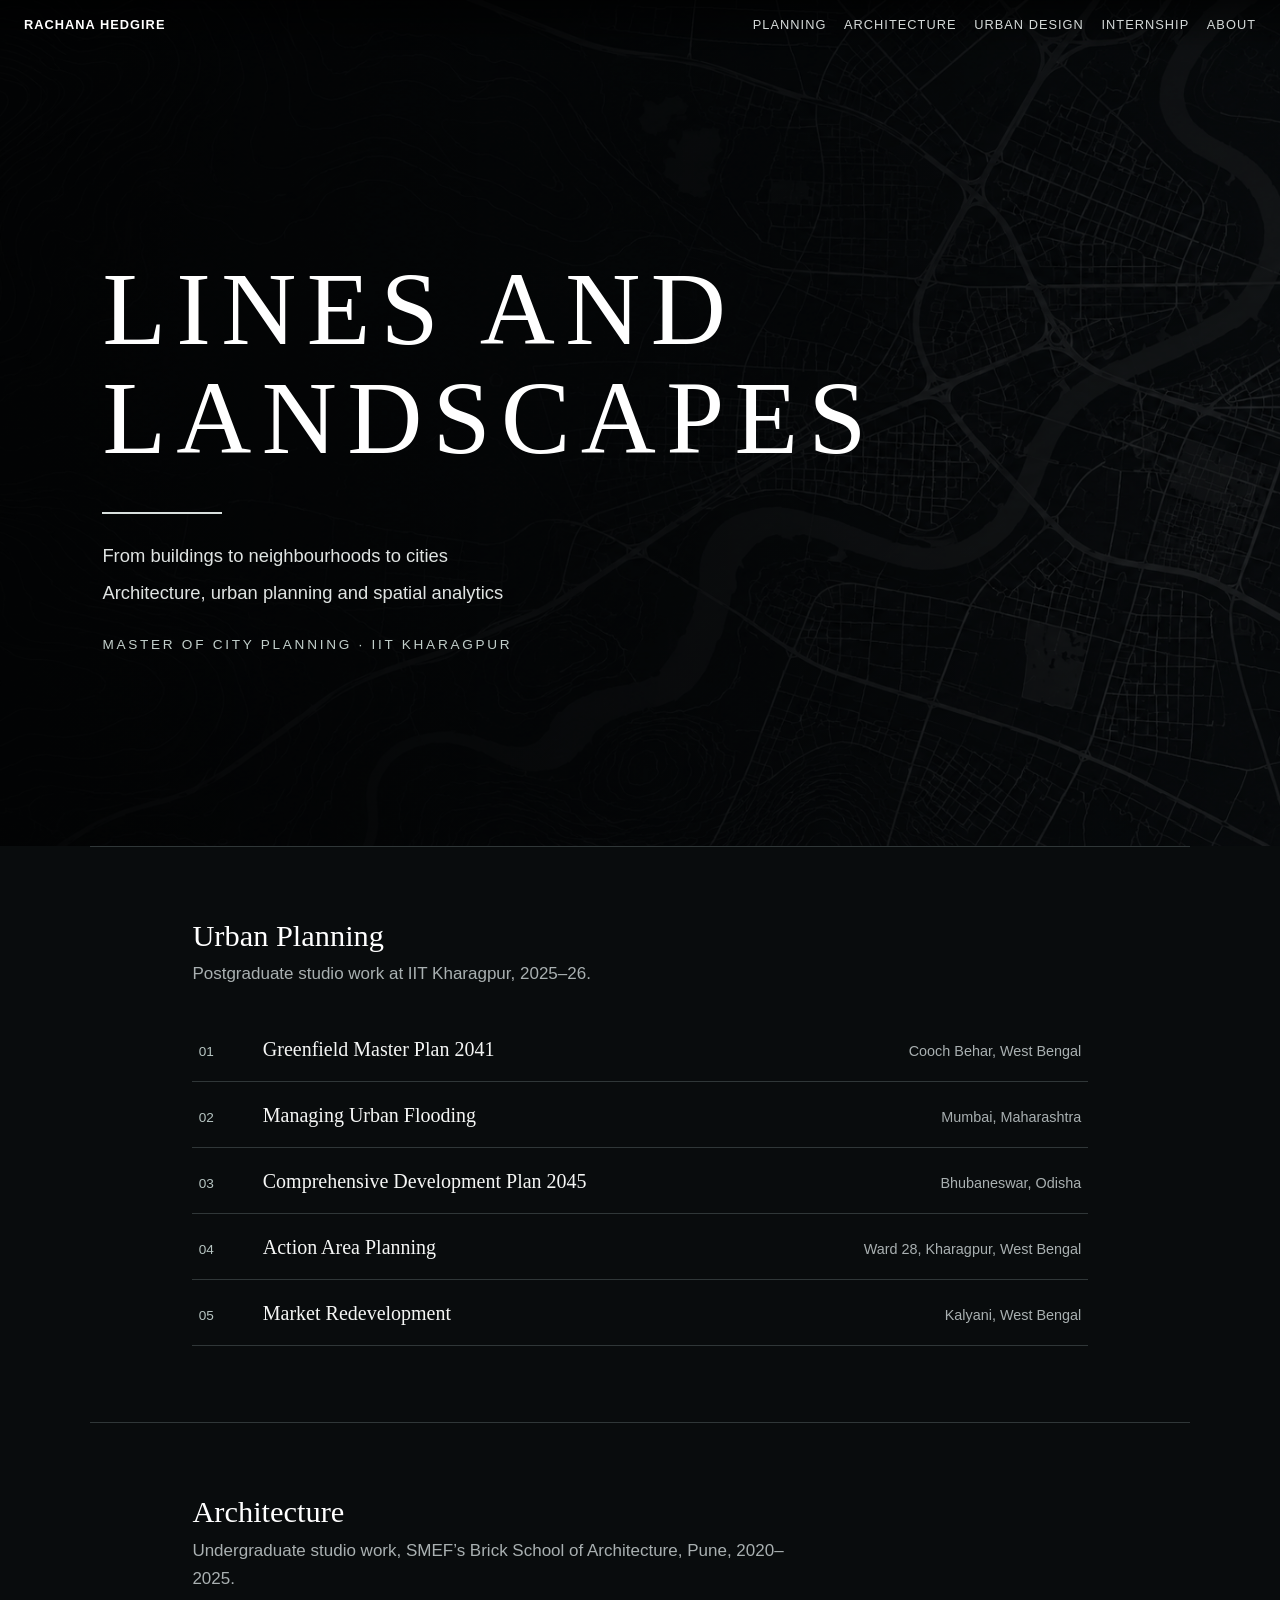
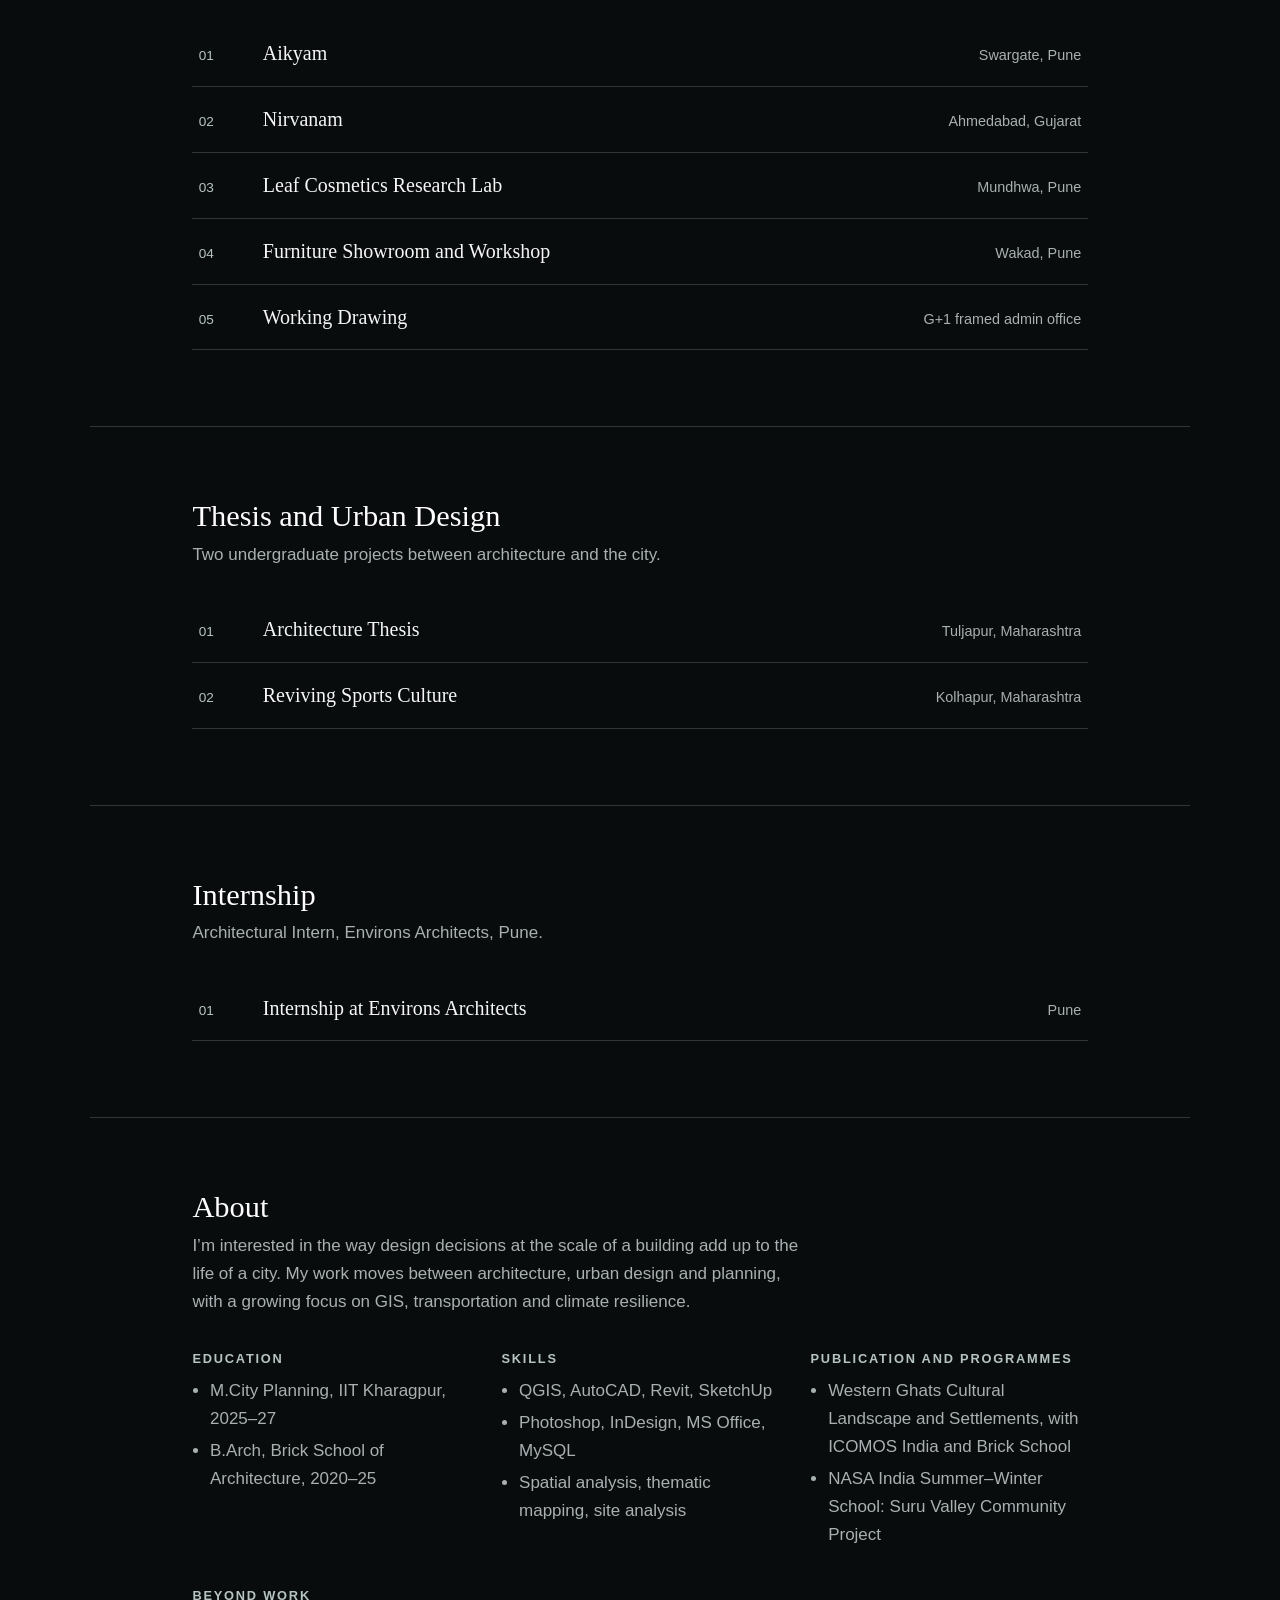
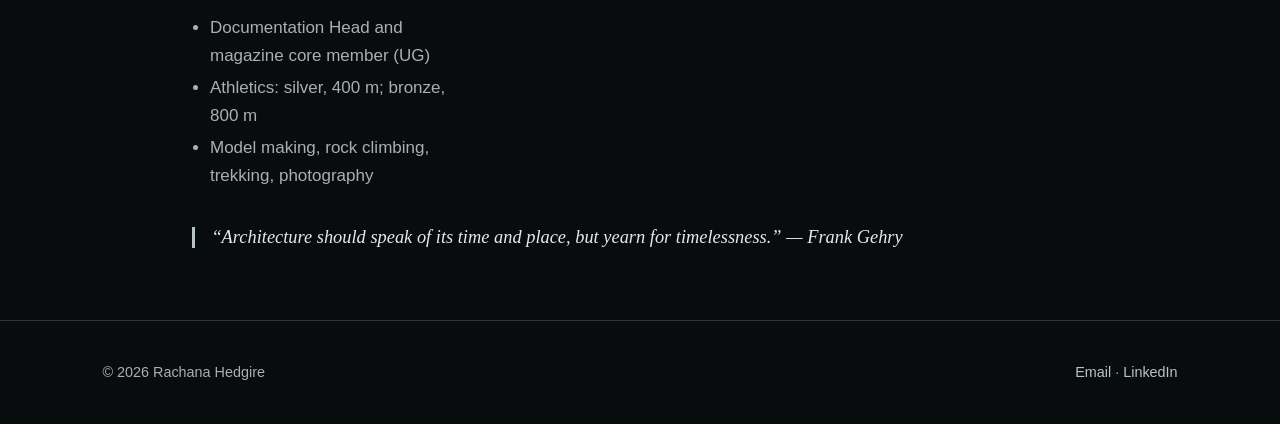
<file: index.html>
<!DOCTYPE html>
<html lang="en"><head><meta charset="utf-8">
<meta name="viewport" content="width=device-width, initial-scale=1, viewport-fit=cover">
<title>Rachana Hedgire — Architecture & Urban Planning</title>
<link rel="stylesheet" href="css/style.css"></head>
<body data-root="" class="home">
<nav><a class="brand" href="index.html">Rachana Hedgire</a><span><a href="index.html#planning">Planning</a><a href="index.html#architecture">Architecture</a><a href="index.html#urban">Urban Design</a><a href="index.html#internship">Internship</a><a href="index.html#about">About</a></span></nav>
<main>
<header class="hero"><h1>Lines and<br>Landscapes</h1><div class="bar"></div><p>From buildings to neighbourhoods to cities</p><p>Architecture, urban planning and spatial analytics</p><div class="by">Master of City Planning · IIT Kharagpur</div></header>
<section id="planning"><h2>Urban Planning</h2><p class="lead">Postgraduate studio work at IIT Kharagpur, 2025–26.</p><ol class="list"><li><a href="projects/cooch-behar.html"><span class="n">01</span><span class="t">Greenfield Master Plan 2041</span><span class="l">Cooch Behar, West Bengal</span></a></li><li><a href="projects/mumbai-flooding.html"><span class="n">02</span><span class="t">Managing Urban Flooding</span><span class="l">Mumbai, Maharashtra</span></a></li><li><a href="projects/bhubaneswar-cdp.html"><span class="n">03</span><span class="t">Comprehensive Development Plan 2045</span><span class="l">Bhubaneswar, Odisha</span></a></li><li><a href="projects/kharagpur-ward-28.html"><span class="n">04</span><span class="t">Action Area Planning</span><span class="l">Ward 28, Kharagpur, West Bengal</span></a></li><li><a href="projects/kalyani-market.html"><span class="n">05</span><span class="t">Market Redevelopment</span><span class="l">Kalyani, West Bengal</span></a></li></ol></section>
<section id="architecture"><h2>Architecture</h2><p class="lead">Undergraduate studio work, SMEF’s Brick School of Architecture, Pune, 2020–2025.</p><ol class="list"><li><a href="projects/aikyam.html"><span class="n">01</span><span class="t">Aikyam</span><span class="l">Swargate, Pune</span></a></li><li><a href="projects/nirvanam.html"><span class="n">02</span><span class="t">Nirvanam</span><span class="l">Ahmedabad, Gujarat</span></a></li><li><a href="projects/leaf-cosmetics.html"><span class="n">03</span><span class="t">Leaf Cosmetics Research Lab</span><span class="l">Mundhwa, Pune</span></a></li><li><a href="projects/furniture-showroom.html"><span class="n">04</span><span class="t">Furniture Showroom and Workshop</span><span class="l">Wakad, Pune</span></a></li><li><a href="projects/working-drawing.html"><span class="n">05</span><span class="t">Working Drawing</span><span class="l">G+1 framed admin office</span></a></li></ol></section>
<section id="urban"><h2>Thesis and Urban Design</h2><p class="lead">Two undergraduate projects between architecture and the city.</p><ol class="list"><li><a href="projects/tuljapur-thesis.html"><span class="n">01</span><span class="t">Architecture Thesis</span><span class="l">Tuljapur, Maharashtra</span></a></li><li><a href="projects/kolhapur-sports.html"><span class="n">02</span><span class="t">Reviving Sports Culture</span><span class="l">Kolhapur, Maharashtra</span></a></li></ol></section>
<section id="internship"><h2>Internship</h2><p class="lead">Architectural Intern, Environs Architects, Pune.</p><ol class="list"><li><a href="projects/environs-internship.html"><span class="n">01</span><span class="t">Internship at Environs Architects</span><span class="l">Pune</span></a></li></ol></section>
<section id="about"><h2>About</h2><p class="lead">I’m interested in the way design decisions at the scale of a building add up to the life of a city. My work moves between architecture, urban design and planning, with a growing focus on GIS, transportation and climate resilience.</p>
<div class="grid"><div><h3>Education</h3><ul><li>M.City Planning, IIT Kharagpur, 2025–27</li><li>B.Arch, Brick School of Architecture, 2020–25</li></ul></div>
<div><h3>Skills</h3><ul><li>QGIS, AutoCAD, Revit, SketchUp</li><li>Photoshop, InDesign, MS Office, MySQL</li><li>Spatial analysis, thematic mapping, site analysis</li></ul></div>
<div><h3>Publication and programmes</h3><ul><li>Western Ghats Cultural Landscape and Settlements, with ICOMOS India and Brick School</li><li>NASA India Summer–Winter School: Suru Valley Community Project</li></ul></div>
<div><h3>Beyond work</h3><ul><li>Documentation Head and magazine core member (UG)</li><li>Athletics: silver, 400 m; bronze, 800 m</li><li>Model making, rock climbing, trekking, photography</li></ul></div></div>
<blockquote>“Architecture should speak of its time and place, but yearn for timelessness.” — Frank Gehry</blockquote></section>
</main>
<footer><span>© 2026 Rachana Hedgire</span><span><a href="mailto:ruhedgire@gmail.com">Email</a> · <a href="https://www.linkedin.com/in/rachana-hedgire" target="_blank" rel="noopener">LinkedIn</a></span></footer>
<script src="js/main.js"></script></body></html>
</file>
<file: css/style.css>
:root{--bg:#090c0d;--fg:#f5f6f5;--mut:#a9b0b1;--acc:#b7c5c2;--line:#303738;--card:#14191a;--overlay:rgba(0,0,0,.62)}
*{box-sizing:border-box}
html{scroll-behavior:smooth}
body{margin:0;background:var(--bg);color:var(--fg);font:17px/1.65 "Helvetica Neue",Arial,sans-serif;padding-top:env(safe-area-inset-top,0px)}
a{color:var(--acc);text-decoration:none}a:hover{text-decoration:underline;color:#fff}
img{max-width:100%;display:block}
nav{position:sticky;top:0;z-index:5;display:flex;justify-content:space-between;align-items:center;flex-wrap:wrap;gap:.6rem;padding:.9rem 1.5rem;background:rgba(9,12,13,.94);backdrop-filter:blur(12px);border-bottom:1px solid var(--line);font-size:.8rem;letter-spacing:.08em;text-transform:uppercase}
nav a{color:#d4d9d8;margin-left:1.1rem}nav .brand{color:#fff;margin:0;font-weight:600}
main{animation:pin .55s cubic-bezier(.2,.7,.2,1) both}
body.leaving main{opacity:0;transform:translateY(-10px);transition:opacity .3s ease,transform .3s ease}
@keyframes pin{from{opacity:0;transform:translateY(16px)}to{opacity:1;transform:none}}
.reveal{opacity:0;transform:translateY(18px);transition:opacity .7s ease,transform .7s ease}.reveal.in{opacity:1;transform:none}
@media (prefers-reduced-motion:reduce){main{animation:none}body.leaving main,.reveal{transition:none;transform:none}.reveal{opacity:1}}
/* Home hero */
body.home nav{position:absolute;top:0;left:0;width:100%;background:linear-gradient(180deg,rgba(0,0,0,.62),transparent);border:0;backdrop-filter:none}
.hero{position:relative;isolation:isolate;min-height:94vh;display:flex;flex-direction:column;justify-content:center;padding:8rem 8vw 4rem;background:#090c0d url('../images/home-abstract.png') center/cover no-repeat;color:#fff;overflow:hidden}
.hero:before{content:"";position:absolute;inset:0;background:linear-gradient(90deg,rgba(0,0,0,.68),rgba(0,0,0,.2)),rgba(0,0,0,.18);z-index:-1}
.hero h1{font:300 clamp(2.6rem,9vw,6.5rem)/1.05 Georgia,serif;letter-spacing:.1em;margin:0 0 1rem;text-transform:uppercase;color:#fff}
.hero p{margin:.2rem 0;color:#e0e4e3;font-size:1.15rem}.hero .by{color:#c2cfcb;letter-spacing:.2em;text-transform:uppercase;font-size:.85rem;margin-top:1.4rem}
.bar{height:2px;width:120px;background:#d9e0de;margin:1.5rem 0}
section{padding:4.5rem 8vw;border-top:1px solid var(--line);max-width:1100px;margin:0 auto}
h2{font:400 1.9rem Georgia,serif;margin:0 0 .4rem;color:#fff}.lead{color:var(--mut);max-width:620px;margin:0 0 2rem}
.list{list-style:none;margin:0;padding:0}.list a{display:grid;grid-template-columns:3rem 1fr auto;gap:1rem;align-items:baseline;padding:1.1rem .4rem;border-bottom:1px solid var(--line);color:var(--fg);transition:padding .3s ease,background .3s ease}.list a:hover{padding-left:1.2rem;background:var(--card);text-decoration:none}.list .n{color:var(--acc);font-size:.85rem}.list .t{font:1.25rem Georgia,serif}.list .l{color:var(--mut);font-size:.9rem;text-align:right}
@media(max-width:640px){.list a{grid-template-columns:2.2rem 1fr}.list .l{grid-column:2;text-align:left}}
.grid{display:grid;grid-template-columns:repeat(auto-fit,minmax(250px,1fr));gap:2rem}h3{font-size:.8rem;letter-spacing:.14em;text-transform:uppercase;color:var(--acc);margin:0 0 .5rem}ul{margin:0;padding-left:1.1rem;color:var(--mut)}li{margin:.25rem 0}blockquote{border-left:3px solid var(--acc);margin:2rem 0 0;padding-left:1rem;font:italic 1.15rem Georgia,serif;color:#e5e9e8}
/* Project pages: the first project image becomes the hero background */
body.project nav{position:absolute;top:0;left:0;width:100%;background:linear-gradient(180deg,rgba(0,0,0,.72),transparent);border:0;backdrop-filter:none}
article{position:relative;isolation:isolate;max-width:1100px;margin:0 auto;padding:8rem 8vw 4rem}
article:before{content:"";position:absolute;z-index:-1;top:0;left:50%;transform:translateX(-50%);width:100vw;height:660px;background-image:linear-gradient(90deg,rgba(0,0,0,.82),rgba(0,0,0,.48)),linear-gradient(rgba(0,0,0,.34),rgba(0,0,0,.78)),var(--project-bg,linear-gradient(135deg,#202728,#090c0d));background-position:center;background-size:cover;background-repeat:no-repeat}
article>*{position:relative}.back{font-size:.85rem;letter-spacing:.08em;text-transform:uppercase;color:#e2e6e5}.eyebrow{color:#c4d0cc;letter-spacing:.16em;text-transform:uppercase;font-size:.78rem;margin:2.5rem 0 .4rem}article h1{font:300 clamp(2.2rem,6vw,4rem)/1.1 Georgia,serif;margin:0;color:#fff}.loc{color:#d0d6d4;margin:.4rem 0 1.2rem}.tags{display:flex;flex-wrap:wrap;gap:.4rem;margin:0 0 1.4rem}.tags b{font-weight:400;font-size:.78rem;border:1px solid rgba(255,255,255,.45);border-radius:99px;padding:.1rem .7rem;color:#f0f3f2;background:rgba(0,0,0,.18)}.desc{max-width:680px;color:#e0e4e3}.facts{display:flex;flex-wrap:wrap;gap:2rem;margin:2rem 0;padding:1.2rem 0;border-top:1px solid var(--line);border-bottom:1px solid var(--line)}.facts dt{font-size:.75rem;letter-spacing:.12em;text-transform:uppercase;color:var(--mut)}.facts dd{margin:0;font-size:1.05rem;color:#fff}
.gallery{display:grid;grid-template-columns:repeat(2,1fr);gap:1.2rem;padding:0;border:0;max-width:none;margin:2rem 0}.gallery figure{margin:0}.gallery .wide{grid-column:1/-1}.gallery img{width:100%;border-radius:4px}.gallery figcaption{font-size:.82rem;color:var(--mut);margin-top:.4rem}.gallery .ph{border:1px dashed var(--line);border-radius:4px;aspect-ratio:16/10;display:flex;align-items:center;justify-content:center;text-align:center;padding:1rem;color:var(--mut);font-size:.82rem;background:#111617}
@media(max-width:640px){.gallery{grid-template-columns:1fr}article{padding:7rem 6vw 3rem}article:before{height:700px}.hero{min-height:88vh;padding:7rem 7vw 3rem}nav{padding:.8rem 1rem}nav span{display:flex;flex-wrap:wrap;gap:.25rem}nav a{margin-left:.55rem}}
.pager{display:flex;justify-content:space-between;gap:1rem;margin-top:3rem;padding-top:1.5rem;border-top:1px solid var(--line);font-size:.95rem}footer{padding:2.5rem 8vw;border-top:1px solid var(--line);color:var(--mut);font-size:.9rem;display:flex;justify-content:space-between;flex-wrap:wrap;gap:1rem;padding-bottom:calc(2.5rem + env(safe-area-inset-bottom,0px))}
</file>
